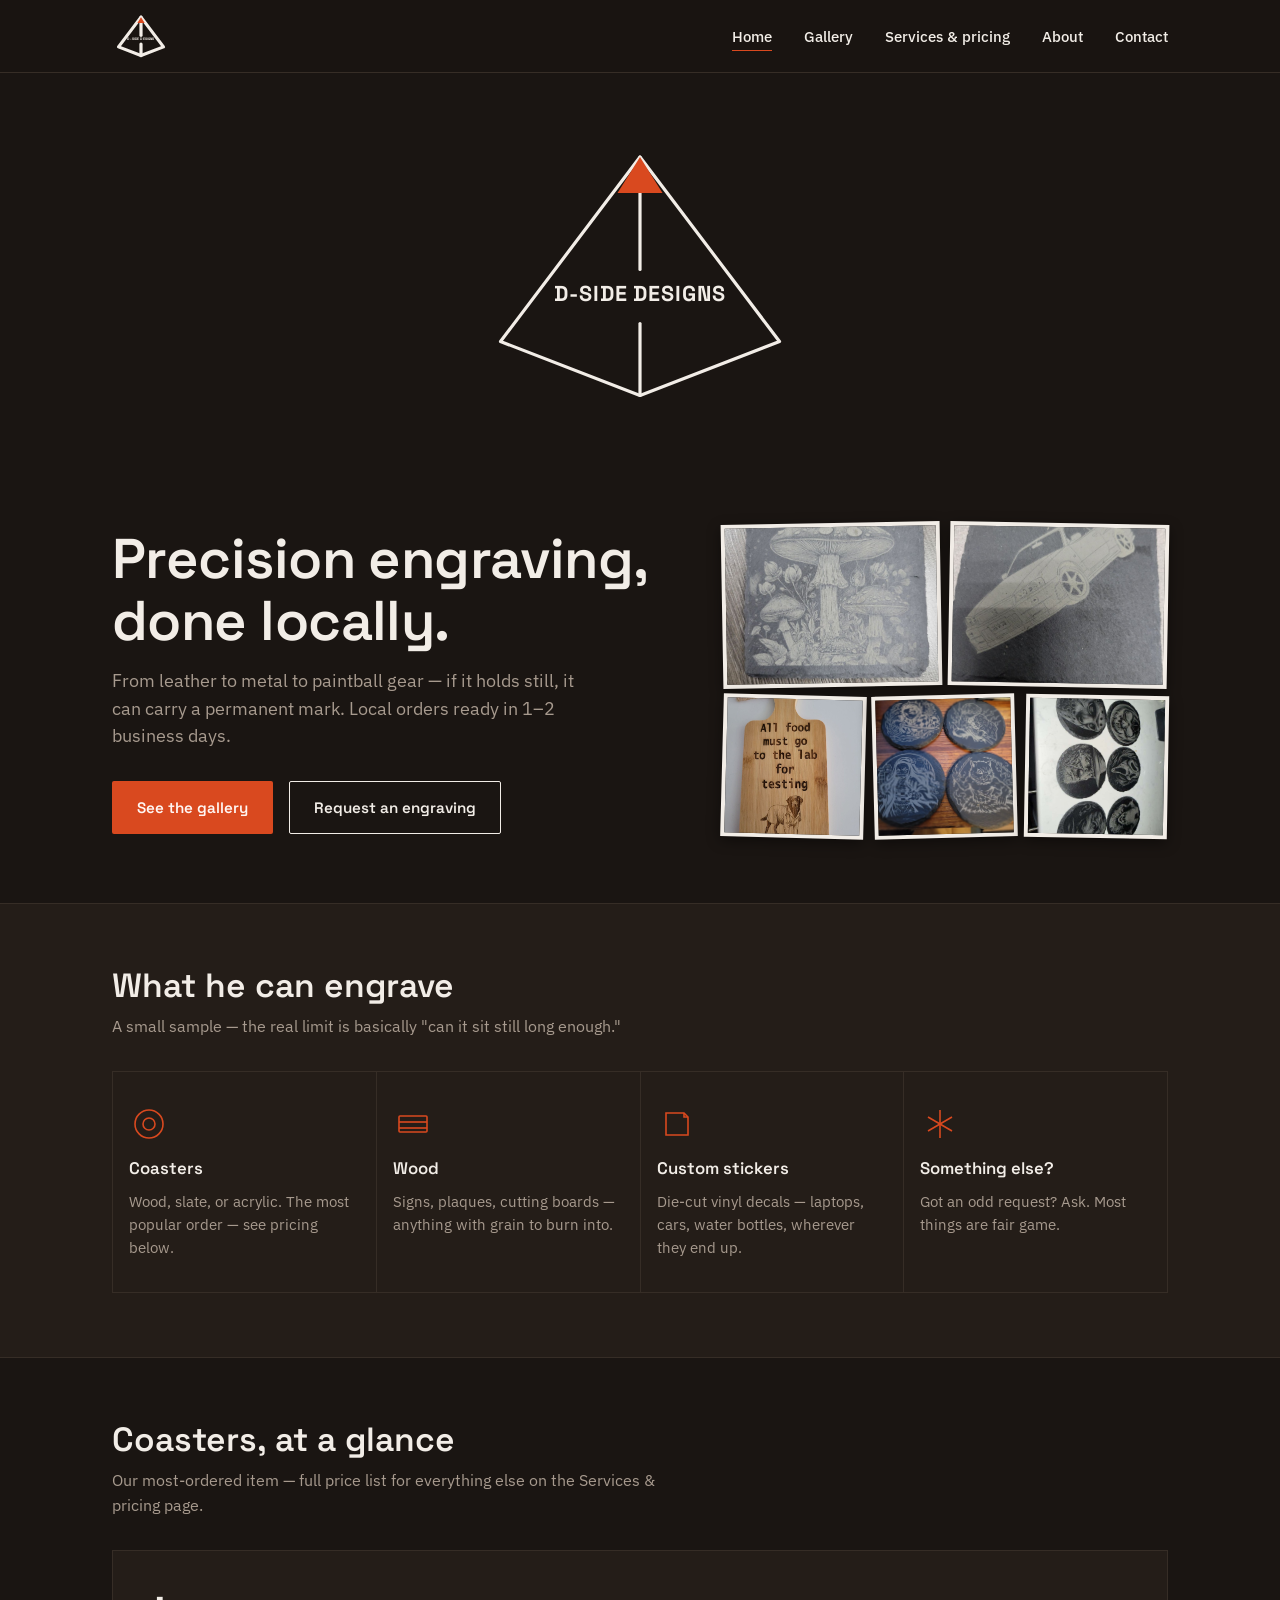
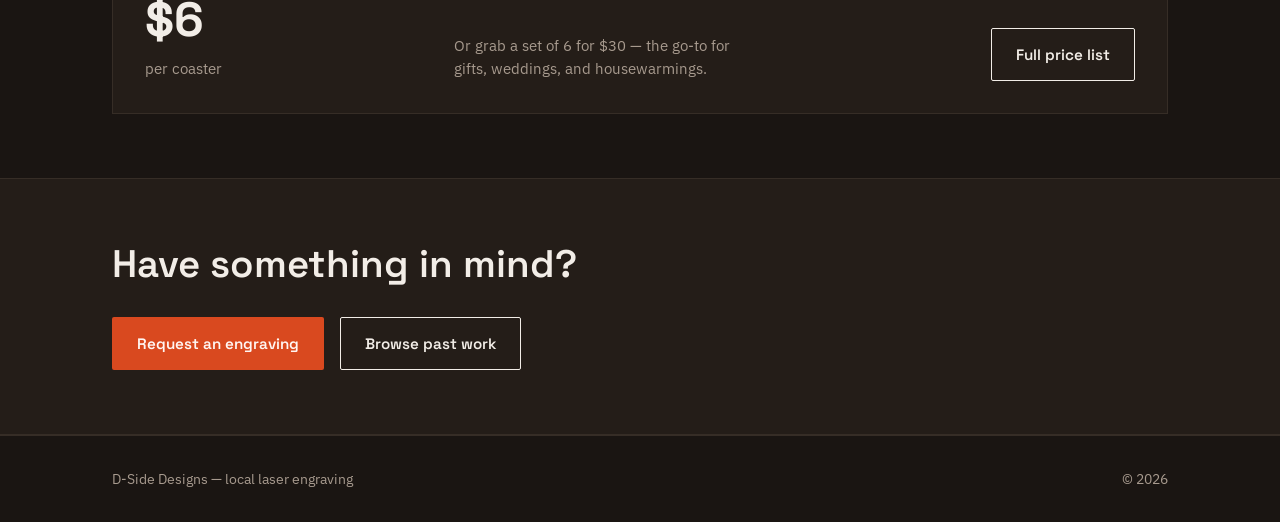
<file: index.html>
<!DOCTYPE html>
<html lang="en">
<head>
<meta charset="UTF-8">
<meta name="viewport" content="width=device-width, initial-scale=1.0">
<title>D-Side Designs — Local laser engraving</title>
<meta name="description" content="Custom laser engraving on coasters, wood, and gear. Done locally, fast.">
<link rel="preconnect" href="https://fonts.googleapis.com">
<link rel="preconnect" href="https://fonts.gstatic.com" crossorigin>
<link href="https://fonts.googleapis.com/css2?family=IBM+Plex+Sans:wght@400;500;600&family=Space+Grotesk:wght@500;600;700&display=swap" rel="stylesheet">
<link rel="stylesheet" href="styles.css">
</head>
<body>

<header class="site-header">
  <div class="wrap">
    <a href="index.html" class="nav-logo-link" aria-label="D-Side Designs, home">
      <svg class="logo-svg-mark nav-logo" viewBox="0 0 400 340" xmlns="http://www.w3.org/2000/svg" role="img" aria-hidden="true">
        <g class="logo-reveal-outline">
          <rect x="0" y="0" width="400" height="340" fill="none" stroke="none"/>
          <path class="logo-diamond-line" d="M200,40 L355,245 L200,305 L45,245 Z"/>
          <path class="logo-ridge-line" d="M200,40 L200,165"/>
          <path class="logo-ridge-line" d="M200,225 L200,305"/>
        </g>
        <rect class="logo-beam logo-beam-1" x="0" y="20" width="5" height="300"/>
        <g class="logo-reveal-text">
          <rect x="0" y="0" width="400" height="340" fill="none" stroke="none"/>
          <path class="logo-svg-fill-accent" d="M200,40 L225,80 L175,80 Z"/>
          <text class="logo-svg-text" x="200" y="200" text-anchor="middle">D-SIDE DESIGNS</text>
        </g>
        <rect class="logo-beam logo-beam-2" x="0" y="20" width="5" height="300"/>
      </svg>
    </a>
    <button class="nav-toggle" id="navToggle" aria-label="Open menu" aria-expanded="false" aria-controls="navLinks">
      <span></span><span></span><span></span>
    </button>
    <ul class="nav-links" id="navLinks">
      <li><a href="index.html" aria-current="page">Home</a></li>
      <li><a href="gallery.html">Gallery</a></li>
      <li><a href="services.html">Services &amp; pricing</a></li>
      <li><a href="about.html">About</a></li>
      <li><a href="contact.html">Contact</a></li>
    </ul>
  </div>
</header>

<main>

  <section class="hero">
    <div class="wrap">
      <svg class="logo-svg-mark hero-logo" viewBox="0 0 400 340" xmlns="http://www.w3.org/2000/svg" role="img" aria-hidden="true">
        <g class="logo-reveal-outline">
          <rect x="0" y="0" width="400" height="340" fill="none" stroke="none"/>
          <path class="logo-diamond-line" d="M200,40 L355,245 L200,305 L45,245 Z"/>
          <path class="logo-ridge-line" d="M200,40 L200,165"/>
          <path class="logo-ridge-line" d="M200,225 L200,305"/>
        </g>
        <rect class="logo-beam logo-beam-1" x="0" y="20" width="5" height="300"/>
        <g class="logo-reveal-text">
          <rect x="0" y="0" width="400" height="340" fill="none" stroke="none"/>
          <path class="logo-svg-fill-accent" d="M200,40 L225,80 L175,80 Z"/>
          <text class="logo-svg-text" x="200" y="200" text-anchor="middle">D-SIDE DESIGNS</text>
        </g>
        <rect class="logo-beam logo-beam-2" x="0" y="20" width="5" height="300"/>
      </svg>
      <div>
        <h1>Precision engraving, done locally.</h1>
        <p class="lede">From leather to metal to paintball gear — if it holds still, it can carry a permanent mark. Local orders ready in 1–2 business days.</p>
        <div class="actions">
          <a href="gallery.html" class="btn btn-primary">See the gallery</a>
          <a href="contact.html" class="btn btn-secondary">Request an engraving</a>
        </div>
      </div>
      <div class="hero-collage">
        <img class="collage-1" src="coasters-slate-mushroom.jpg" alt="Slate coaster engraved with a detailed mushroom and botanical illustration">
        <img class="collage-2" src="coasters-slate-car.jpg" alt="Slate coaster engraved with a classic sports car">
        <img class="collage-3" src="sign-wood-dog.jpg" alt="Wood sign engraved with a dog in a lab coat and a joke about food safety testing">
        <img class="collage-4" src="coasters-slate-anime.jpg" alt="Four round slate coasters engraved with anime character illustrations">
        <img class="collage-5" src="coasters-slate.jpg" alt="Round slate coasters with detailed portrait engravings">
      </div>
    </div>
  </section>

  <section class="section section-alt">
    <div class="wrap">
      <div class="section-head">
        <h2>What he can engrave</h2>
        <p>A small sample — the real limit is basically "can it sit still long enough."</p>
      </div>
      <div class="materials-grid">
        <a href="gallery.html" class="material-card">
          <svg viewBox="0 0 40 40"><circle cx="20" cy="20" r="14"/><circle cx="20" cy="20" r="6"/></svg>
          <h3>Coasters</h3>
          <p>Wood, slate, or acrylic. The most popular order — see pricing below.</p>
        </a>
        <a href="gallery.html" class="material-card">
          <svg viewBox="0 0 40 40"><rect x="6" y="12" width="28" height="16" rx="1"/><line x1="6" y1="18" x2="34" y2="18"/><line x1="6" y1="24" x2="34" y2="24"/></svg>
          <h3>Wood</h3>
          <p>Signs, plaques, cutting boards — anything with grain to burn into.</p>
        </a>
        <a href="gallery.html" class="material-card">
          <svg viewBox="0 0 40 40"><path d="M9 9h18l4 4v18H9V9z"/><path d="M27 9v4h4"/></svg>
          <h3>Custom stickers</h3>
          <p>Die-cut vinyl decals — laptops, cars, water bottles, wherever they end up.</p>
        </a>
        <a href="gallery.html" class="material-card">
          <svg viewBox="0 0 40 40"><line x1="20" y1="6" x2="20" y2="34"/><line x1="8" y1="13" x2="32" y2="27"/><line x1="8" y1="27" x2="32" y2="13"/></svg>
          <h3>Something else?</h3>
          <p>Got an odd request? Ask. Most things are fair game.</p>
        </a>
      </div>
    </div>
  </section>

  <section class="section">
    <div class="wrap">
      <div class="section-head">
        <h2>Coasters, at a glance</h2>
        <p>Our most-ordered item — full price list for everything else on the Services &amp; pricing page.</p>
      </div>
      <div class="pricing-teaser">
        <div class="price-figure">
          <div class="amount">$6</div>
          <div class="unit">per coaster</div>
        </div>
        <p class="price-note">Or grab a set of 6 for $30 — the go-to for gifts, weddings, and housewarmings.</p>
        <a href="services.html" class="btn btn-secondary">Full price list</a>
      </div>
    </div>
  </section>

  <section class="cta-band section-alt">
    <div class="wrap">
      <h2>Have something in mind?</h2>
      <div class="actions">
        <a href="contact.html" class="btn btn-primary">Request an engraving</a>
        <a href="gallery.html" class="btn btn-secondary">Browse past work</a>
      </div>
    </div>
  </section>

</main>

<footer class="site-footer">
  <div class="wrap">
    <span>D-Side Designs — local laser engraving</span>
    <span>&copy; 2026</span>
  </div>
</footer>

<script src="script.js"></script>
</body>
</html>
</file>
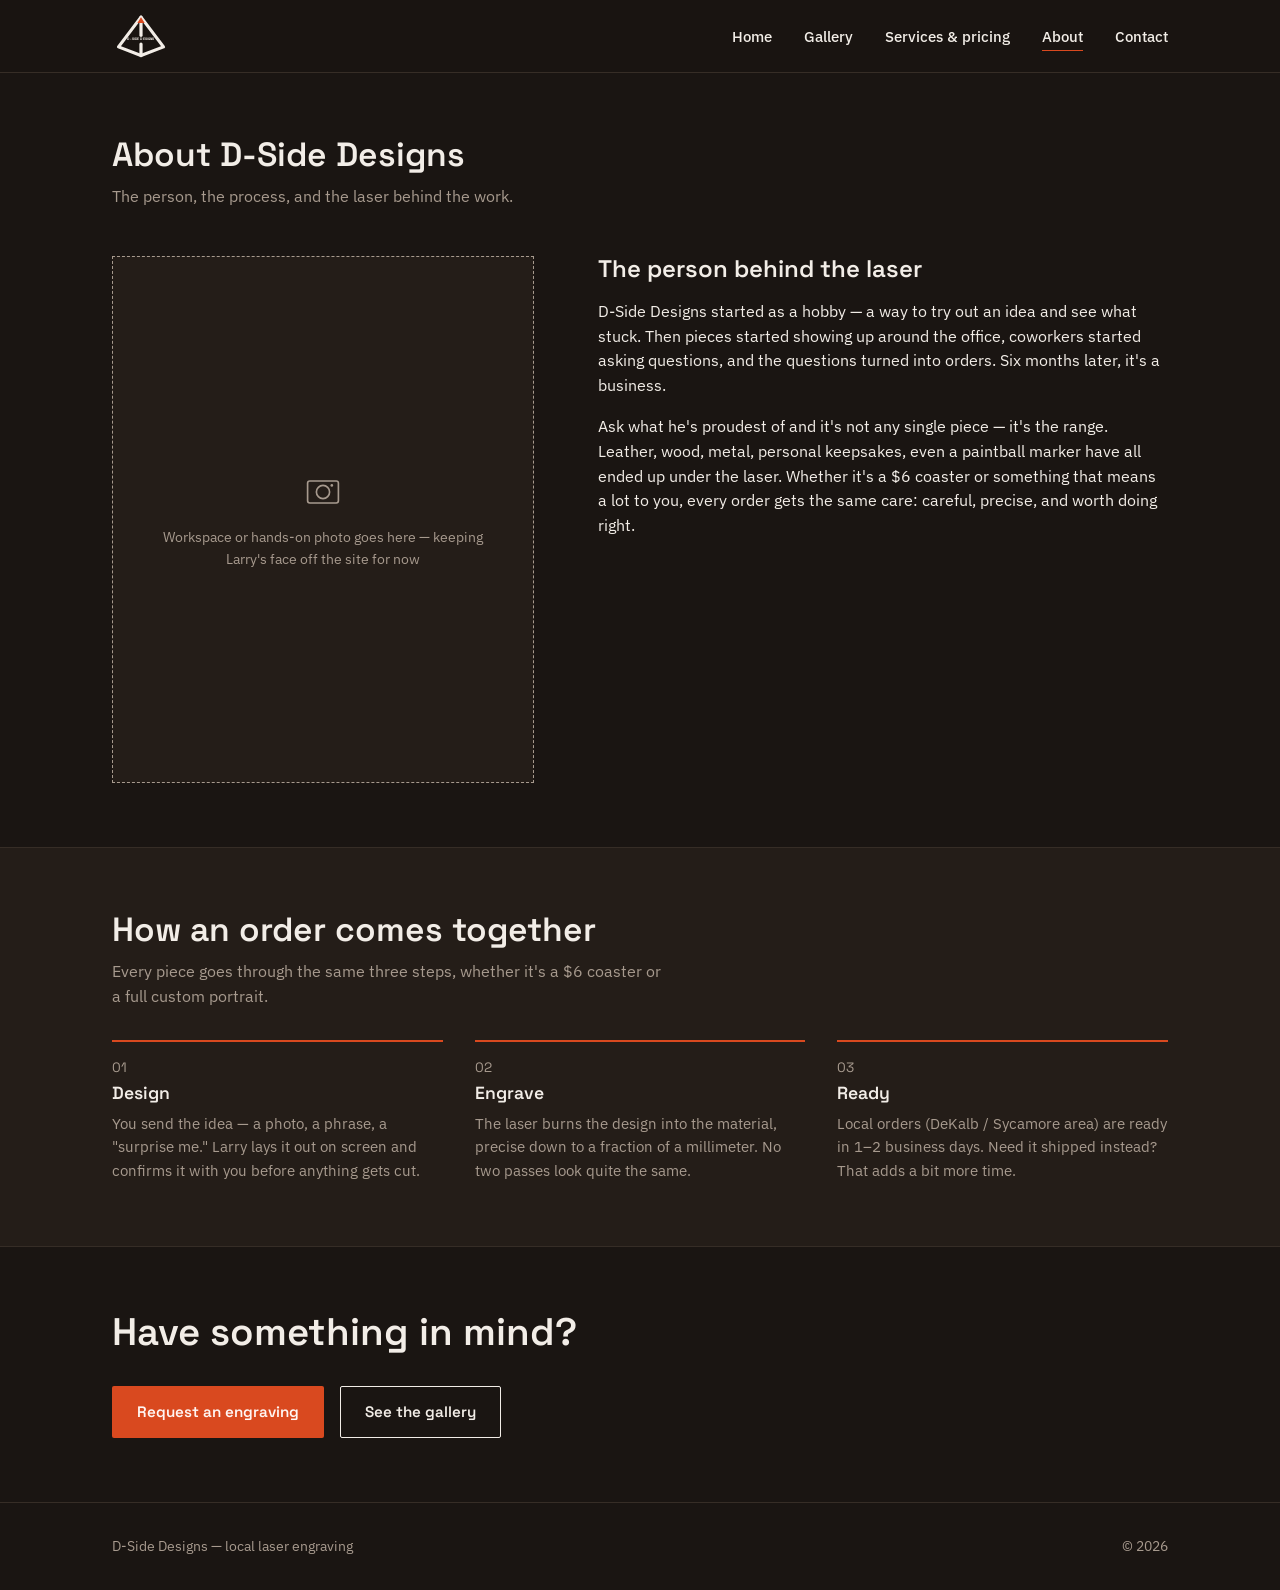
<file: about.html>
<!DOCTYPE html>
<html lang="en">
<head>
<meta charset="UTF-8">
<meta name="viewport" content="width=device-width, initial-scale=1.0">
<title>About — D-Side Designs</title>
<meta name="description" content="The person, the process, and the laser behind D-Side Designs.">
<link rel="preconnect" href="https://fonts.googleapis.com">
<link rel="preconnect" href="https://fonts.gstatic.com" crossorigin>
<link href="https://fonts.googleapis.com/css2?family=IBM+Plex+Sans:wght@400;500;600&family=Space+Grotesk:wght@500;600;700&display=swap" rel="stylesheet">
<link rel="stylesheet" href="styles.css">
</head>
<body>

<header class="site-header">
  <div class="wrap">
    <a href="index.html" class="nav-logo-link" aria-label="D-Side Designs, home">
      <svg class="logo-svg-mark nav-logo" viewBox="0 0 400 340" xmlns="http://www.w3.org/2000/svg" role="img" aria-hidden="true">
        <g class="logo-reveal-outline">
          <rect x="0" y="0" width="400" height="340" fill="none" stroke="none"/>
          <path class="logo-diamond-line" d="M200,40 L355,245 L200,305 L45,245 Z"/>
          <path class="logo-ridge-line" d="M200,40 L200,165"/>
          <path class="logo-ridge-line" d="M200,225 L200,305"/>
        </g>
        <rect class="logo-beam logo-beam-1" x="0" y="20" width="5" height="300"/>
        <g class="logo-reveal-text">
          <rect x="0" y="0" width="400" height="340" fill="none" stroke="none"/>
          <path class="logo-svg-fill-accent" d="M200,40 L225,80 L175,80 Z"/>
          <text class="logo-svg-text" x="200" y="200" text-anchor="middle">D-SIDE DESIGNS</text>
        </g>
        <rect class="logo-beam logo-beam-2" x="0" y="20" width="5" height="300"/>
      </svg>
    </a>
    <button class="nav-toggle" id="navToggle" aria-label="Open menu" aria-expanded="false" aria-controls="navLinks">
      <span></span><span></span><span></span>
    </button>
    <ul class="nav-links" id="navLinks">
      <li><a href="index.html">Home</a></li>
      <li><a href="gallery.html">Gallery</a></li>
      <li><a href="services.html">Services &amp; pricing</a></li>
      <li><a href="about.html" aria-current="page">About</a></li>
      <li><a href="contact.html">Contact</a></li>
    </ul>
  </div>
</header>

<main>

  <section class="section page-intro">
    <div class="wrap">
      <div class="section-head">
        <h1>About D-Side Designs</h1>
        <p>The person, the process, and the laser behind the work.</p>
      </div>
    </div>
  </section>

  <section class="section" style="padding-top:0">
    <div class="wrap about-grid">
      <div class="placeholder-block">
        <svg viewBox="0 0 40 40"><rect x="6" y="10" width="28" height="20" rx="2"/><circle cx="20" cy="20" r="6"/><circle cx="28" cy="14" r="1.2" fill="currentColor" stroke="none"/></svg>
        <p>Workspace or hands-on photo goes here — keeping Larry's face off the site for now</p>
      </div>
      <div class="about-text">
        <h2>The person behind the laser</h2>
        <p>D-Side Designs started as a hobby — a way to try out an idea and see what stuck. Then pieces started showing up around the office, coworkers started asking questions, and the questions turned into orders. Six months later, it's a business.</p>
        <p>Ask what he's proudest of and it's not any single piece — it's the range. Leather, wood, metal, personal keepsakes, even a paintball marker have all ended up under the laser. Whether it's a $6 coaster or something that means a lot to you, every order gets the same care: careful, precise, and worth doing right.</p>
      </div>
    </div>
  </section>

  <section class="section section-alt">
    <div class="wrap">
      <div class="section-head">
        <h2>How an order comes together</h2>
        <p>Every piece goes through the same three steps, whether it's a $6 coaster or a full custom portrait.</p>
      </div>
      <div class="process-steps">
        <div class="process-step">
          <div class="step-num">01</div>
          <h3>Design</h3>
          <p>You send the idea — a photo, a phrase, a "surprise me." Larry lays it out on screen and confirms it with you before anything gets cut.</p>
        </div>
        <div class="process-step">
          <div class="step-num">02</div>
          <h3>Engrave</h3>
          <p>The laser burns the design into the material, precise down to a fraction of a millimeter. No two passes look quite the same.</p>
        </div>
        <div class="process-step">
          <div class="step-num">03</div>
          <h3>Ready</h3>
          <p>Local orders (DeKalb / Sycamore area) are ready in 1–2 business days. Need it shipped instead? That adds a bit more time.</p>
        </div>
      </div>
    </div>
  </section>

  <section class="cta-band">
    <div class="wrap">
      <h2>Have something in mind?</h2>
      <div class="actions">
        <a href="contact.html" class="btn btn-primary">Request an engraving</a>
        <a href="gallery.html" class="btn btn-secondary">See the gallery</a>
      </div>
    </div>
  </section>

</main>

<footer class="site-footer">
  <div class="wrap">
    <span>D-Side Designs — local laser engraving</span>
    <span>&copy; 2026</span>
  </div>
</footer>

<script src="script.js"></script>
</body>
</html>
</file>
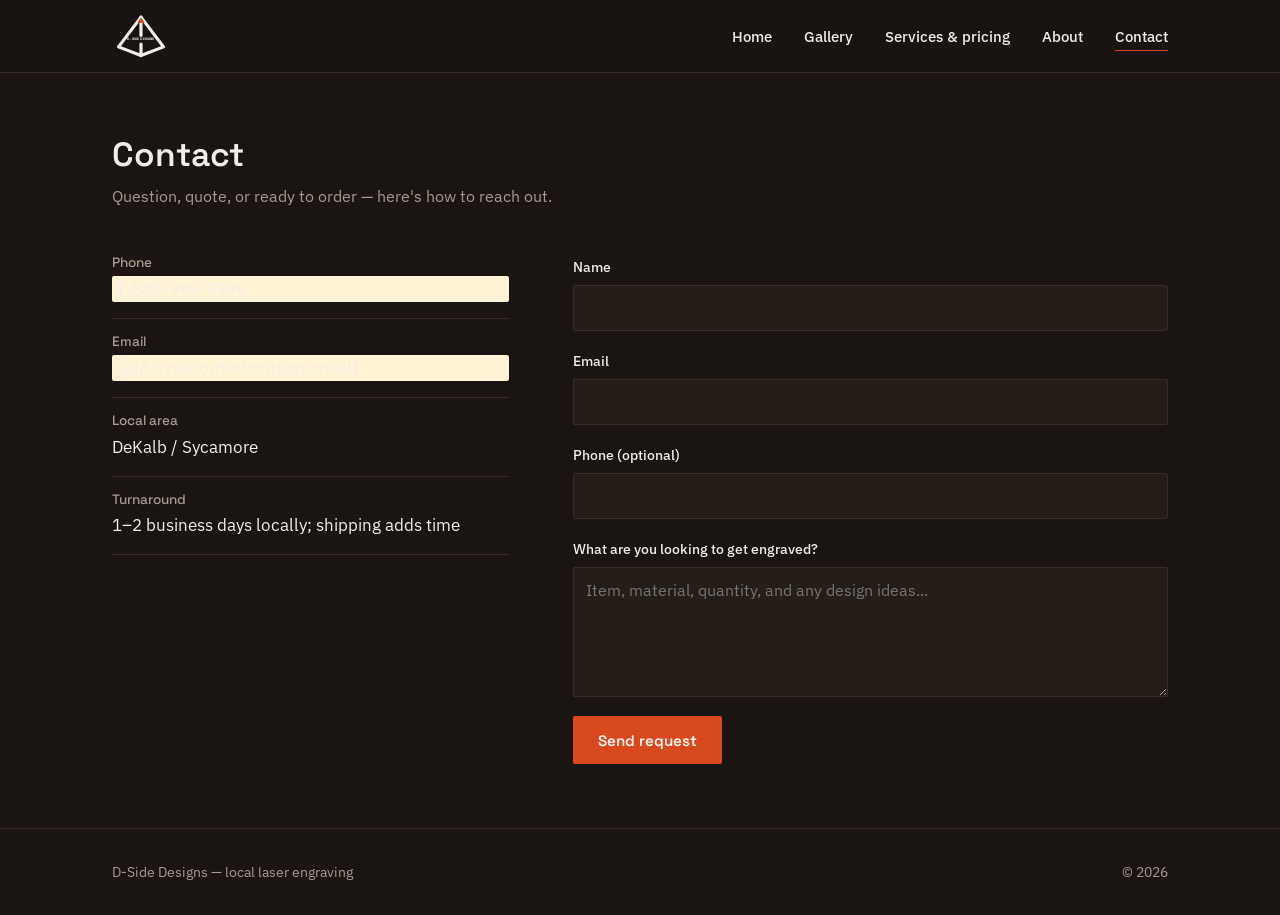
<file: contact.html>
<!DOCTYPE html>
<html lang="en">
<head>
<meta charset="UTF-8">
<meta name="viewport" content="width=device-width, initial-scale=1.0">
<title>Contact — D-Side Designs</title>
<meta name="description" content="Get in touch with D-Side Designs for a quote or to place an order.">
<link rel="preconnect" href="https://fonts.googleapis.com">
<link rel="preconnect" href="https://fonts.gstatic.com" crossorigin>
<link href="https://fonts.googleapis.com/css2?family=IBM+Plex+Sans:wght@400;500;600&family=Space+Grotesk:wght@500;600;700&display=swap" rel="stylesheet">
<link rel="stylesheet" href="styles.css">
</head>
<body>

<header class="site-header">
  <div class="wrap">
    <a href="index.html" class="nav-logo-link" aria-label="D-Side Designs, home">
      <svg class="logo-svg-mark nav-logo" viewBox="0 0 400 340" xmlns="http://www.w3.org/2000/svg" role="img" aria-hidden="true">
        <g class="logo-reveal-outline">
          <rect x="0" y="0" width="400" height="340" fill="none" stroke="none"/>
          <path class="logo-diamond-line" d="M200,40 L355,245 L200,305 L45,245 Z"/>
          <path class="logo-ridge-line" d="M200,40 L200,165"/>
          <path class="logo-ridge-line" d="M200,225 L200,305"/>
        </g>
        <rect class="logo-beam logo-beam-1" x="0" y="20" width="5" height="300"/>
        <g class="logo-reveal-text">
          <rect x="0" y="0" width="400" height="340" fill="none" stroke="none"/>
          <path class="logo-svg-fill-accent" d="M200,40 L225,80 L175,80 Z"/>
          <text class="logo-svg-text" x="200" y="200" text-anchor="middle">D-SIDE DESIGNS</text>
        </g>
        <rect class="logo-beam logo-beam-2" x="0" y="20" width="5" height="300"/>
      </svg>
    </a>
    <button class="nav-toggle" id="navToggle" aria-label="Open menu" aria-expanded="false" aria-controls="navLinks">
      <span></span><span></span><span></span>
    </button>
    <ul class="nav-links" id="navLinks">
      <li><a href="index.html">Home</a></li>
      <li><a href="gallery.html">Gallery</a></li>
      <li><a href="services.html">Services &amp; pricing</a></li>
      <li><a href="about.html">About</a></li>
      <li><a href="contact.html" aria-current="page">Contact</a></li>
    </ul>
  </div>
</header>

<main>

  <section class="section page-intro">
    <div class="wrap">
      <div class="section-head">
        <h1>Contact</h1>
        <p>Question, quote, or ready to order — here's how to reach out.</p>
      </div>
    </div>
  </section>

  <section class="section" style="padding-top:0">
    <div class="wrap contact-grid">

      <div class="contact-info">
        <div class="info-row">
          <h3>Phone</h3>
          <p class="todo">1-888-999-9999</p>
        </div>
        <div class="info-row">
          <h3>Email</h3>
          <p class="todo">[add a real order/contact email]</p>
        </div>
        <div class="info-row">
          <h3>Local area</h3>
          <p>DeKalb / Sycamore</p>
        </div>
        <div class="info-row">
          <h3>Turnaround</h3>
          <p>1–2 business days locally; shipping adds time</p>
        </div>
      </div>

      <div>
        <form class="order-form" action="https://formspree.io/f/xzebkgbl" method="POST">
          <div class="form-field">
            <label for="name">Name</label>
            <input type="text" id="name" name="name" required>
          </div>
          <div class="form-field">
            <label for="email">Email</label>
            <input type="email" id="email" name="email" required>
          </div>
          <div class="form-field">
            <label for="phone">Phone (optional)</label>
            <input type="tel" id="phone" name="phone">
          </div>
          <div class="form-field">
            <label for="details">What are you looking to get engraved?</label>
            <textarea id="details" name="details" required placeholder="Item, material, quantity, and any design ideas..."></textarea>
          </div>
          <button type="submit" class="btn btn-primary">Send request</button>
        </form>
      </div>

    </div>
  </section>

</main>

<footer class="site-footer">
  <div class="wrap">
    <span>D-Side Designs — local laser engraving</span>
    <span>&copy; 2026</span>
  </div>
</footer>

<script src="script.js"></script>
</body>
</html>
</file>
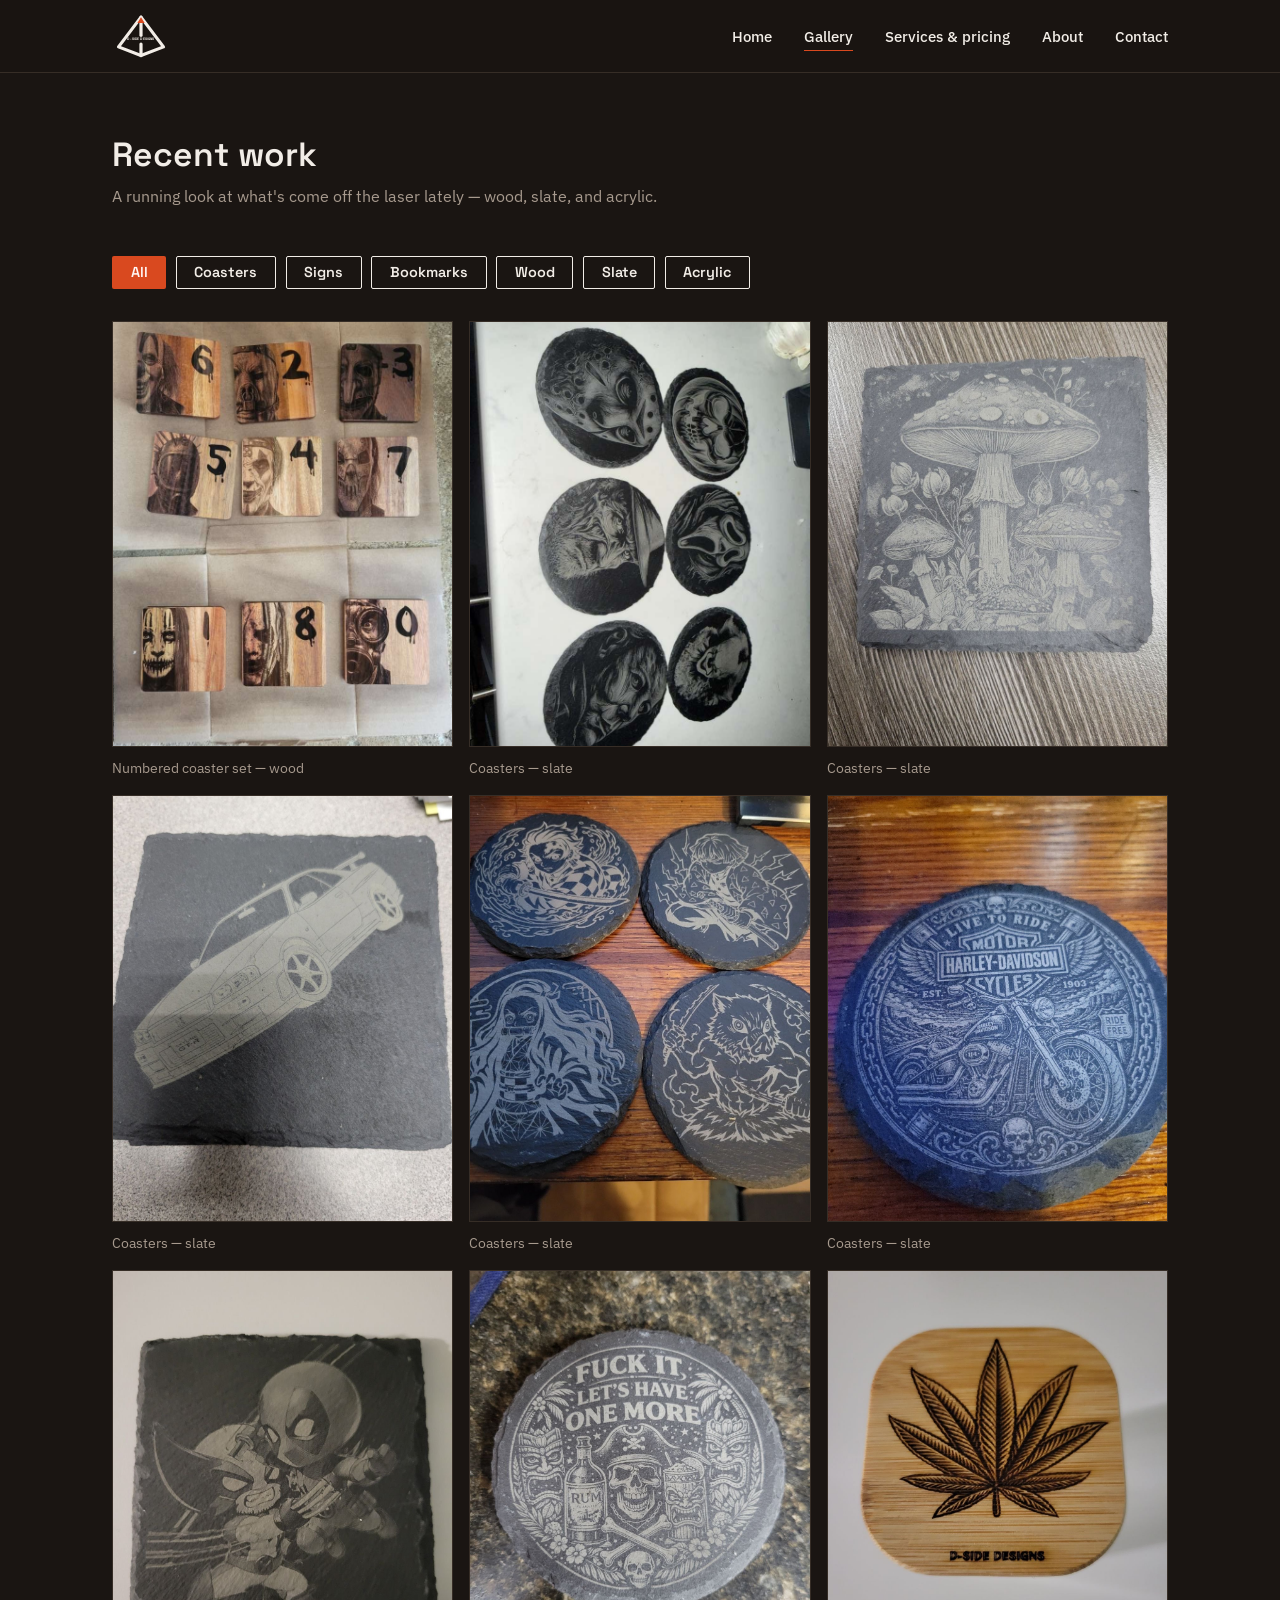
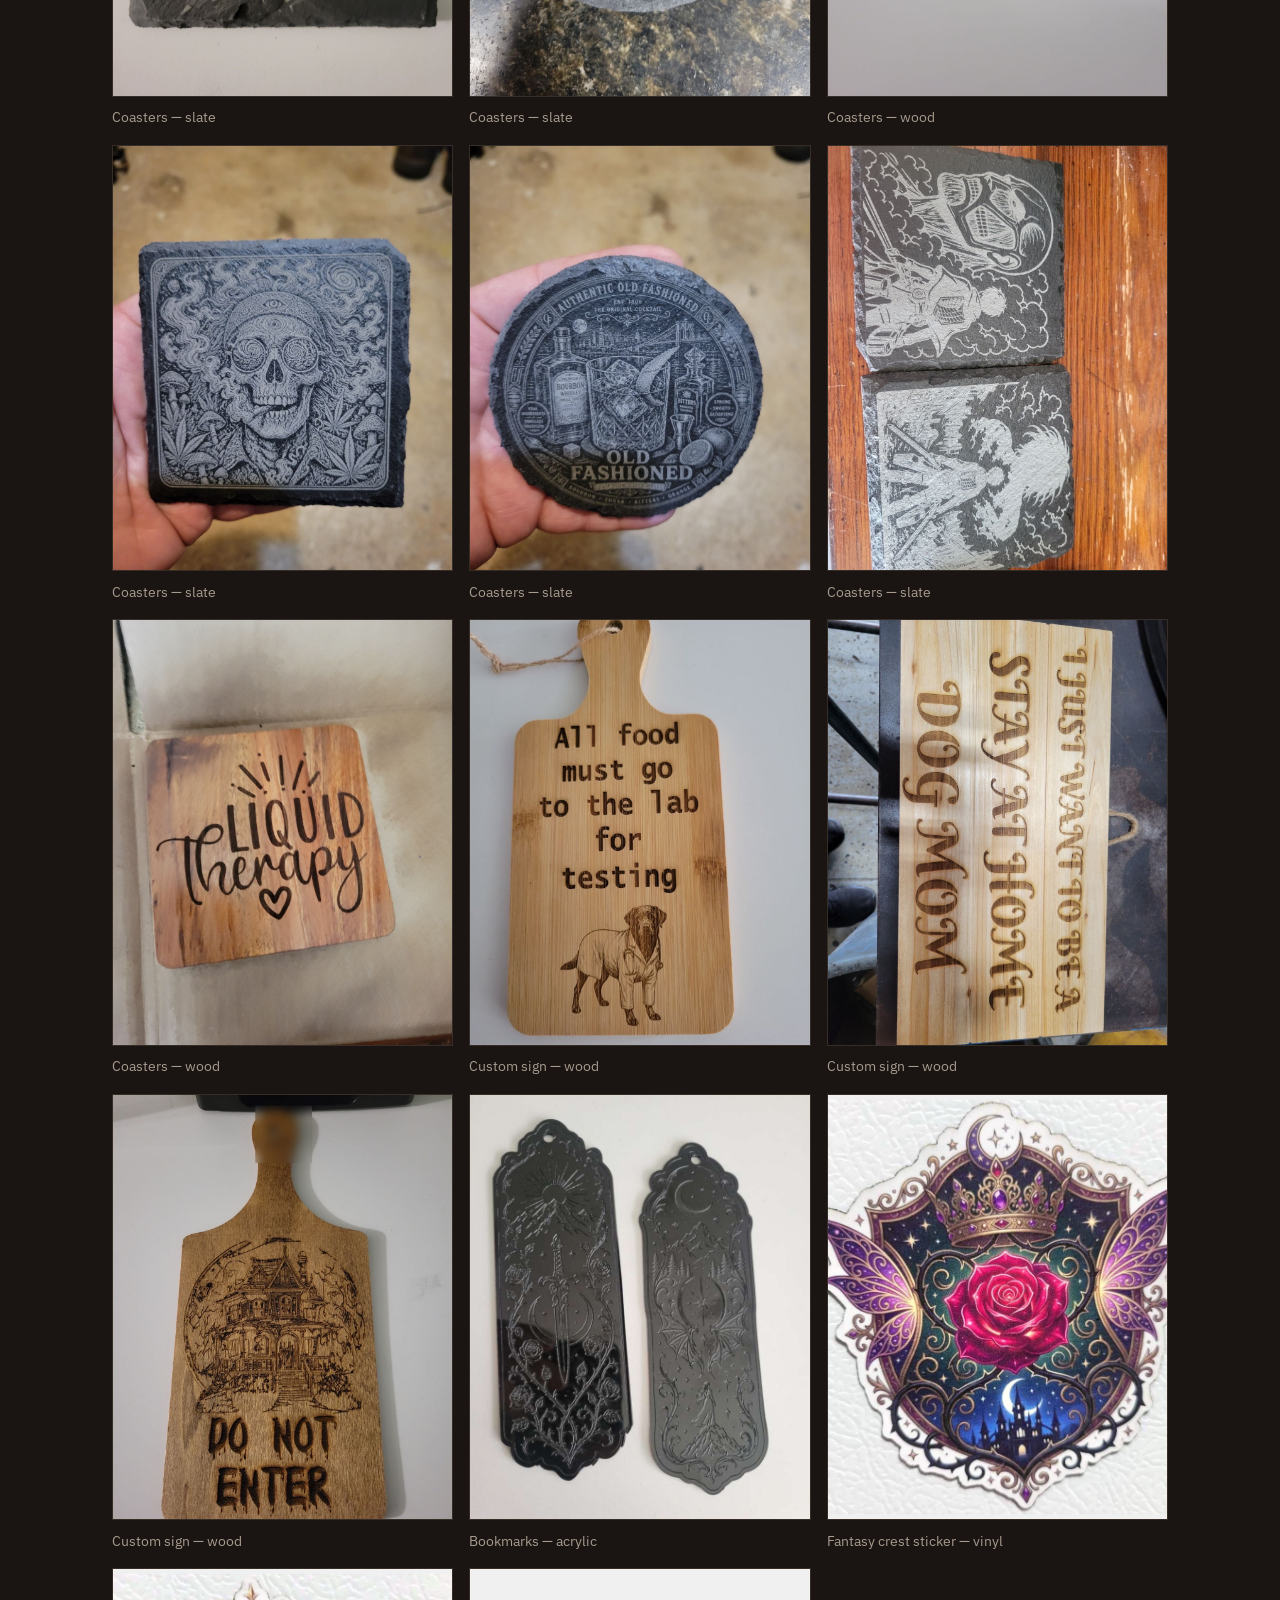
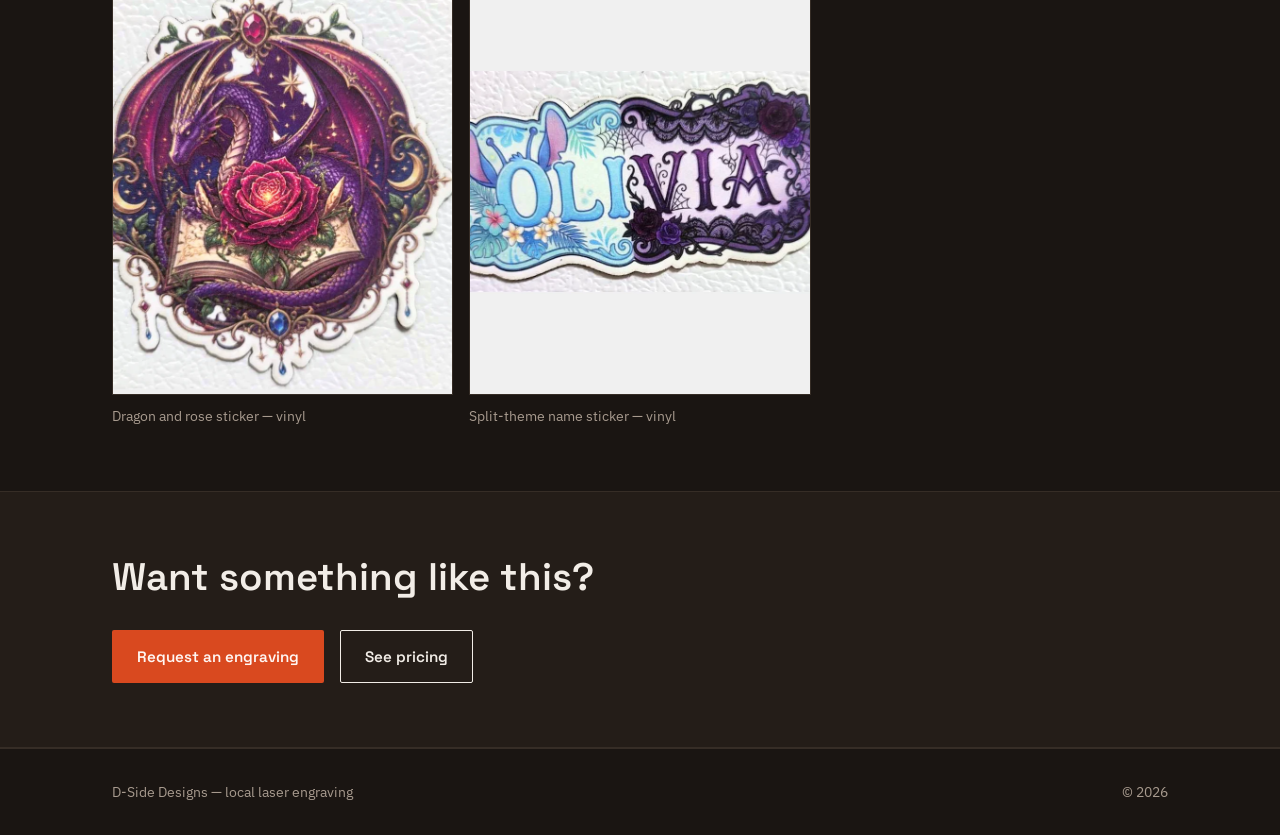
<file: gallery.html>
<!DOCTYPE html>
<html lang="en">
<head>
<meta charset="UTF-8">
<meta name="viewport" content="width=device-width, initial-scale=1.0">
<title>Gallery — D-Side Designs</title>
<meta name="description" content="Recent laser engraving work — coasters, signs, bookmarks, wood, slate, and acrylic.">
<link rel="preconnect" href="https://fonts.googleapis.com">
<link rel="preconnect" href="https://fonts.gstatic.com" crossorigin>
<link href="https://fonts.googleapis.com/css2?family=IBM+Plex+Sans:wght@400;500;600&family=Space+Grotesk:wght@500;600;700&display=swap" rel="stylesheet">
<link rel="stylesheet" href="styles.css">
<style>
  .gallery-filters{
    display:flex;
    flex-wrap:wrap;
    gap:.6rem;
    margin-bottom:2rem;
  }
  .gallery-filters .btn{
    padding:.5rem 1.1rem;
    font-size:.9rem;
    line-height:1;
    cursor:pointer;
  }
  .gallery-item[hidden]{
    display:none;
  }
</style>
</head>
<body>

<header class="site-header">
  <div class="wrap">
    <a href="index.html" class="nav-logo-link" aria-label="D-Side Designs, home">
      <svg class="logo-svg-mark nav-logo" viewBox="0 0 400 340" xmlns="http://www.w3.org/2000/svg" role="img" aria-hidden="true">
        <g class="logo-reveal-outline">
          <rect x="0" y="0" width="400" height="340" fill="none" stroke="none"/>
          <path class="logo-diamond-line" d="M200,40 L355,245 L200,305 L45,245 Z"/>
          <path class="logo-ridge-line" d="M200,40 L200,165"/>
          <path class="logo-ridge-line" d="M200,225 L200,305"/>
        </g>
        <rect class="logo-beam logo-beam-1" x="0" y="20" width="5" height="300"/>
        <g class="logo-reveal-text">
          <rect x="0" y="0" width="400" height="340" fill="none" stroke="none"/>
          <path class="logo-svg-fill-accent" d="M200,40 L225,80 L175,80 Z"/>
          <text class="logo-svg-text" x="200" y="200" text-anchor="middle">D-SIDE DESIGNS</text>
        </g>
        <rect class="logo-beam logo-beam-2" x="0" y="20" width="5" height="300"/>
      </svg>
    </a>
    <button class="nav-toggle" id="navToggle" aria-label="Open menu" aria-expanded="false" aria-controls="navLinks">
      <span></span><span></span><span></span>
    </button>
    <ul class="nav-links" id="navLinks">
      <li><a href="index.html">Home</a></li>
      <li><a href="gallery.html" aria-current="page">Gallery</a></li>
      <li><a href="services.html">Services &amp; pricing</a></li>
      <li><a href="about.html">About</a></li>
      <li><a href="contact.html">Contact</a></li>
    </ul>
  </div>
</header>

<main>

  <section class="section page-intro">
    <div class="wrap">
      <div class="section-head">
        <h1>Recent work</h1>
        <p>A running look at what's come off the laser lately — wood, slate, and acrylic.</p>
      </div>
    </div>
  </section>

  <section class="section" style="padding-top:0">
    <div class="wrap">

      <div class="gallery-filters" role="group" aria-label="Filter gallery by category">
        <button type="button" class="btn btn-primary filter-btn" data-filter="all" aria-pressed="true">All</button>
        <button type="button" class="btn btn-secondary filter-btn" data-filter="coasters" aria-pressed="false">Coasters</button>
        <button type="button" class="btn btn-secondary filter-btn" data-filter="signs" aria-pressed="false">Signs</button>
        <button type="button" class="btn btn-secondary filter-btn" data-filter="bookmarks" aria-pressed="false">Bookmarks</button>
        <button type="button" class="btn btn-secondary filter-btn" data-filter="wood" aria-pressed="false">Wood</button>
        <button type="button" class="btn btn-secondary filter-btn" data-filter="slate" aria-pressed="false">Slate</button>
        <button type="button" class="btn btn-secondary filter-btn" data-filter="acrylic" aria-pressed="false">Acrylic</button>
      </div>

      <div class="gallery-grid">

        <figure class="gallery-item" data-category="coasters wood">
          <img src="coasters-wood.jpg" alt="Set of nine wood coasters, each engraved with a different stylized portrait and a number">
          <figcaption>Numbered coaster set — wood</figcaption>
        </figure>

        <figure class="gallery-item" data-category="coasters slate">
          <img src="coasters-slate.jpg" alt="Six round slate coasters, each engraved with a detailed portrait design">
          <figcaption>Coasters — slate</figcaption>
        </figure>

        <figure class="gallery-item" data-category="coasters slate">
          <img src="coasters-slate-mushroom.jpg" alt="Slate coaster engraved with a detailed mushroom and botanical illustration">
          <figcaption>Coasters — slate</figcaption>
        </figure>

        <figure class="gallery-item" data-category="coasters slate">
          <img src="coasters-slate-car.jpg" alt="Slate coaster engraved with a classic sports car">
          <figcaption>Coasters — slate</figcaption>
        </figure>

        <figure class="gallery-item" data-category="coasters slate">
          <img src="coasters-slate-anime.jpg" alt="Four round slate coasters engraved with anime character illustrations">
          <figcaption>Coasters — slate</figcaption>
        </figure>

        <figure class="gallery-item" data-category="coasters slate">
          <img src="coasters-slate-harley.jpg" alt="Round slate coaster engraved with a vintage motorcycle, wings, and skull design">
          <figcaption>Coasters — slate</figcaption>
        </figure>

        <figure class="gallery-item" data-category="coasters slate">
          <img src="coasters-slate-deadpool.jpg" alt="Square slate coaster engraved with two chibi-style comic-book characters">
          <figcaption>Coasters — slate</figcaption>
        </figure>

        <figure class="gallery-item" data-category="coasters slate">
          <img src="coasters-slate-pirate.jpg" alt="Round slate coaster engraved with a pirate skull, rum bottle, and tiki design">
          <figcaption>Coasters — slate</figcaption>
        </figure>

        <figure class="gallery-item" data-category="coasters wood">
          <img src="coasters-wood-leaf.jpg" alt="Square bamboo coaster engraved with a large leaf illustration and the D-Side Designs logo">
          <figcaption>Coasters — wood</figcaption>
        </figure>

        <figure class="gallery-item" data-category="coasters slate">
          <img src="coasters-slate-psychedelic.jpg" alt="Square slate coaster engraved with a psychedelic skull and mushroom illustration">
          <figcaption>Coasters — slate</figcaption>
        </figure>

        <figure class="gallery-item" data-category="coasters slate">
          <img src="coasters-slate-oldfashioned.jpg" alt="Round slate coaster engraved with an Old Fashioned cocktail illustration">
          <figcaption>Coasters — slate</figcaption>
        </figure>

        <figure class="gallery-item" data-category="coasters slate">
          <img src="coasters-slate-scifi.jpg" alt="Pair of square slate coasters engraved with sci-fi bounty-hunter and starship designs">
          <figcaption>Coasters — slate</figcaption>
        </figure>

        <figure class="gallery-item" data-category="coasters wood">
          <img src="coasters-wood-therapy.jpg" alt="Square wood coaster hand-lettered with a lighthearted phrase and a heart">
          <figcaption>Coasters — wood</figcaption>
        </figure>

        <figure class="gallery-item" data-category="signs wood">
          <img src="sign-wood-dog.jpg" alt="Wood sign engraved with a dog in a lab coat and a joke about food safety testing">
          <figcaption>Custom sign — wood</figcaption>
        </figure>

        <figure class="gallery-item" data-category="signs wood">
          <img src="sign-wood-dogmom.jpg" alt="Three-panel wood sign with a stacked, playful message for dog owners">
          <figcaption>Custom sign — wood</figcaption>
        </figure>

        <figure class="gallery-item" data-category="signs wood">
          <img src="sign-wood-haunted.jpg" alt="Wood paddle sign engraved with a haunted house scene and a warning phrase">
          <figcaption>Custom sign — wood</figcaption>
        </figure>

        <figure class="gallery-item" data-category="bookmarks acrylic">
          <img src="bookmarks-acrylic.jpg" alt="Two dark acrylic bookmarks engraved with detailed fantasy line art">
          <figcaption>Bookmarks — acrylic</figcaption>
        </figure>
        
                <figure class="gallery-item" data-category="stickers vinyl">
          <img src="stickers-fairy-crest.webp" alt="Die-cut vinyl sticker of a crowned rose crest with fairy wings above a moonlit castle">
          <figcaption>Fantasy crest sticker — vinyl</figcaption>
        </figure>

        <figure class="gallery-item" data-category="stickers vinyl">
          <img src="stickers-dragon-rose.webp" alt="Die-cut vinyl sticker of a purple dragon coiled around a red rose on an open book">
          <figcaption>Dragon and rose sticker — vinyl</figcaption>
        </figure>

        <figure class="gallery-item" data-category="stickers vinyl">
          <img src="stickers-name-split.webp" alt="Die-cut vinyl name sticker split between a tropical design and a gothic floral design">
          <figcaption>Split-theme name sticker — vinyl</figcaption>
        </figure>

      </div>
    </div>
  </section>

  <section class="cta-band section-alt">
    <div class="wrap">
      <h2>Want something like this?</h2>
      <div class="actions">
        <a href="contact.html" class="btn btn-primary">Request an engraving</a>
        <a href="services.html" class="btn btn-secondary">See pricing</a>
      </div>
    </div>
  </section>

</main>

<footer class="site-footer">
  <div class="wrap">
    <span>D-Side Designs — local laser engraving</span>
    <span>&copy; 2026</span>
  </div>
</footer>

<script src="script.js"></script>
<script>
document.addEventListener('DOMContentLoaded', function () {
  var buttons = document.querySelectorAll('.gallery-filters .filter-btn');
  var items = document.querySelectorAll('.gallery-item');

  buttons.forEach(function (btn) {
    btn.addEventListener('click', function () {
      var filter = btn.getAttribute('data-filter');

      buttons.forEach(function (b) {
        var active = (b === btn);
        b.classList.toggle('btn-primary', active);
        b.classList.toggle('btn-secondary', !active);
        b.setAttribute('aria-pressed', active ? 'true' : 'false');
      });

      items.forEach(function (item) {
        var cats = (item.getAttribute('data-category') || '').split(' ');
        item.hidden = !(filter === 'all' || cats.indexOf(filter) !== -1);
      });
    });
  });
});
</script>
</body>
</html>
</file>
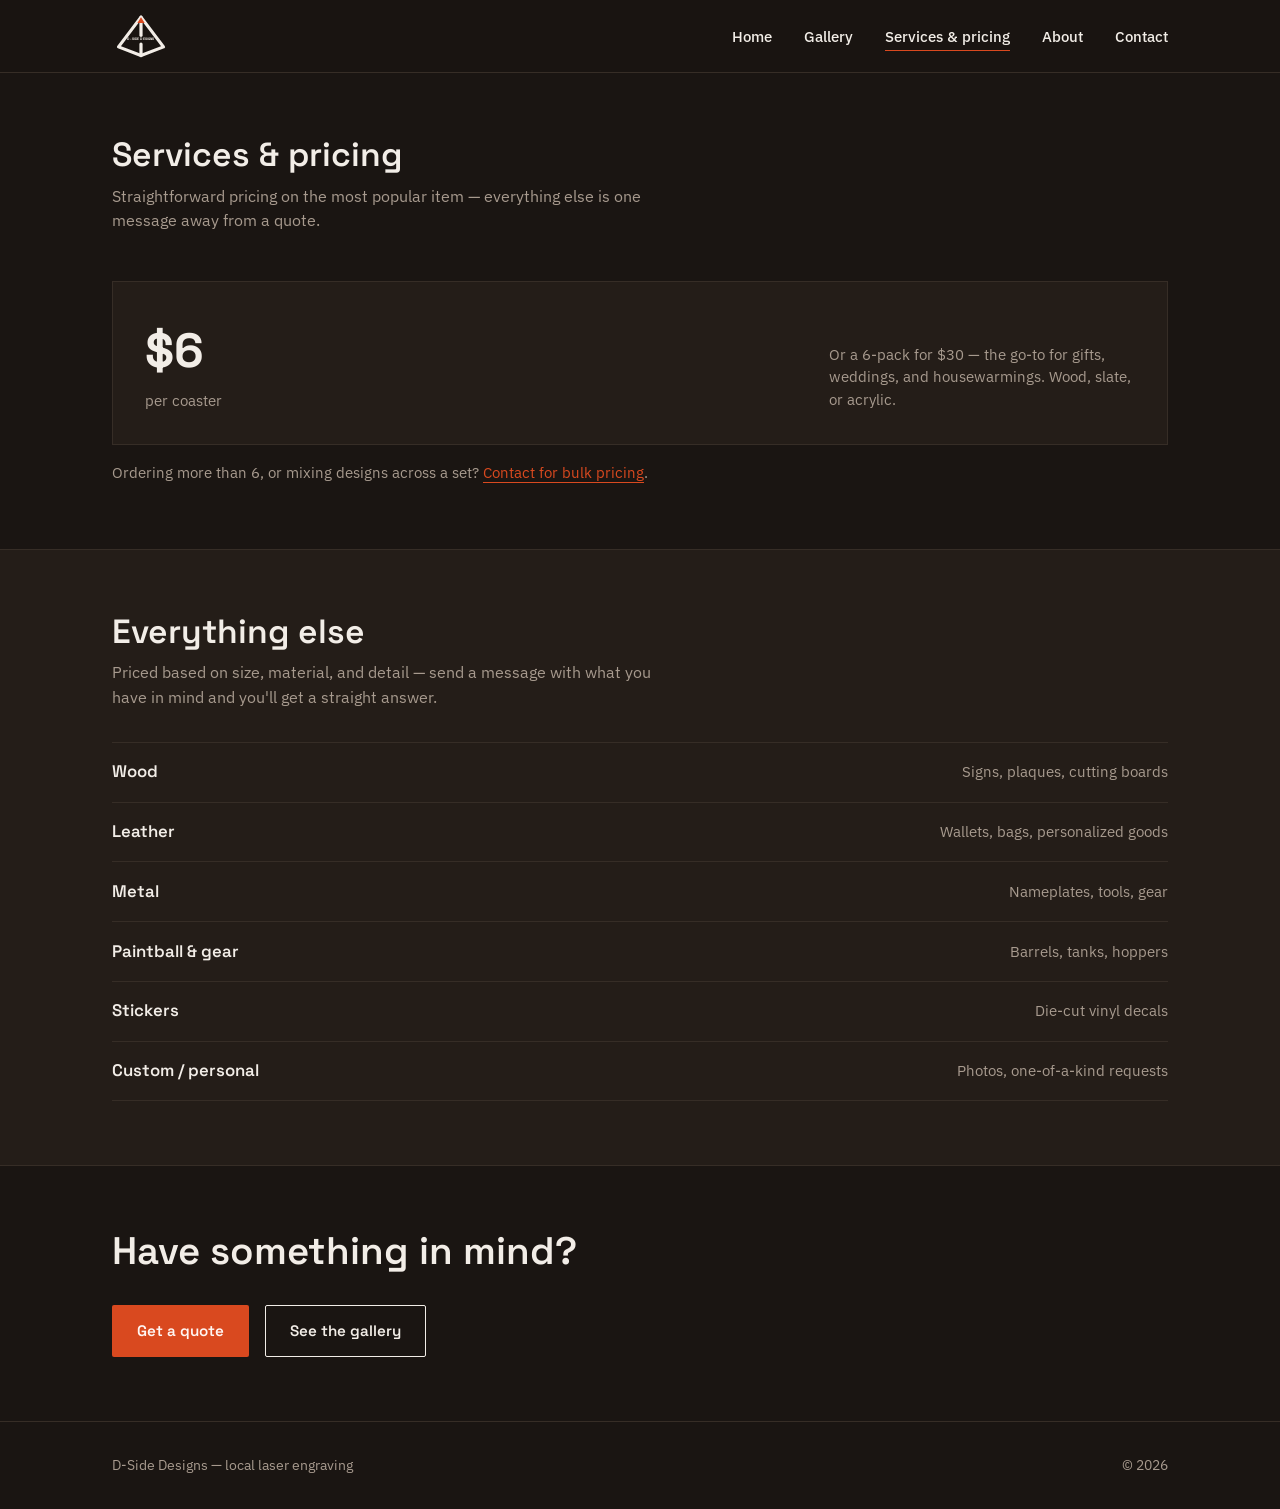
<file: services.html>
<!DOCTYPE html>
<html lang="en">
<head>
<meta charset="UTF-8">
<meta name="viewport" content="width=device-width, initial-scale=1.0">
<title>Services &amp; pricing — D-Side Designs</title>
<meta name="description" content="Coaster pricing and a quick guide to everything else Larry's Lasers can engrave.">
<link rel="preconnect" href="https://fonts.googleapis.com">
<link rel="preconnect" href="https://fonts.gstatic.com" crossorigin>
<link href="https://fonts.googleapis.com/css2?family=IBM+Plex+Sans:wght@400;500;600&family=Space+Grotesk:wght@500;600;700&display=swap" rel="stylesheet">
<link rel="stylesheet" href="styles.css">
</head>
<body>

<header class="site-header">
  <div class="wrap">
    <a href="index.html" class="nav-logo-link" aria-label="D-Side Designs, home">
      <svg class="logo-svg-mark nav-logo" viewBox="0 0 400 340" xmlns="http://www.w3.org/2000/svg" role="img" aria-hidden="true">
        <g class="logo-reveal-outline">
          <rect x="0" y="0" width="400" height="340" fill="none" stroke="none"/>
          <path class="logo-diamond-line" d="M200,40 L355,245 L200,305 L45,245 Z"/>
          <path class="logo-ridge-line" d="M200,40 L200,165"/>
          <path class="logo-ridge-line" d="M200,225 L200,305"/>
        </g>
        <rect class="logo-beam logo-beam-1" x="0" y="20" width="5" height="300"/>
        <g class="logo-reveal-text">
          <rect x="0" y="0" width="400" height="340" fill="none" stroke="none"/>
          <path class="logo-svg-fill-accent" d="M200,40 L225,80 L175,80 Z"/>
          <text class="logo-svg-text" x="200" y="200" text-anchor="middle">D-SIDE DESIGNS</text>
        </g>
        <rect class="logo-beam logo-beam-2" x="0" y="20" width="5" height="300"/>
      </svg>
    </a>
    <button class="nav-toggle" id="navToggle" aria-label="Open menu" aria-expanded="false" aria-controls="navLinks">
      <span></span><span></span><span></span>
    </button>
    <ul class="nav-links" id="navLinks">
      <li><a href="index.html">Home</a></li>
      <li><a href="gallery.html">Gallery</a></li>
      <li><a href="services.html" aria-current="page">Services &amp; pricing</a></li>
      <li><a href="about.html">About</a></li>
      <li><a href="contact.html">Contact</a></li>
    </ul>
  </div>
</header>

<main>

  <section class="section page-intro">
    <div class="wrap">
      <div class="section-head">
        <h1>Services &amp; pricing</h1>
        <p>Straightforward pricing on the most popular item — everything else is one message away from a quote.</p>
      </div>
    </div>
  </section>

  <section class="section" style="padding-top:0">
    <div class="wrap">
      <div class="pricing-teaser">
        <div class="price-figure">
          <div class="amount">$6</div>
          <div class="unit">per coaster</div>
        </div>
        <p class="price-note">Or a 6-pack for $30 — the go-to for gifts, weddings, and housewarmings. Wood, slate, or acrylic.</p>
      </div>
      <p class="bulk-note">Ordering more than 6, or mixing designs across a set? <a href="contact.html">Contact for bulk pricing</a>.</p>
    </div>
  </section>

  <section class="section section-alt">
    <div class="wrap">
      <div class="section-head">
        <h2>Everything else</h2>
        <p>Priced based on size, material, and detail — send a message with what you have in mind and you'll get a straight answer.</p>
      </div>
      <ul class="quote-list">
        <li class="quote-item">
          <h3>Wood</h3>
          <p>Signs, plaques, cutting boards</p>
        </li>
        <li class="quote-item">
          <h3>Leather</h3>
          <p>Wallets, bags, personalized goods</p>
        </li>
        <li class="quote-item">
          <h3>Metal</h3>
          <p>Nameplates, tools, gear</p>
        </li>
        <li class="quote-item">
          <h3>Paintball &amp; gear</h3>
          <p>Barrels, tanks, hoppers</p>
        </li>
        <li class="quote-item">
          <h3>Stickers</h3>
          <p>Die-cut vinyl decals</p>
        </li>
        <li class="quote-item">
          <h3>Custom / personal</h3>
          <p>Photos, one-of-a-kind requests</p>
        </li>
      </ul>
    </div>
  </section>

  <section class="cta-band">
    <div class="wrap">
      <h2>Have something in mind?</h2>
      <div class="actions">
        <a href="contact.html" class="btn btn-primary">Get a quote</a>
        <a href="gallery.html" class="btn btn-secondary">See the gallery</a>
      </div>
    </div>
  </section>

</main>

<footer class="site-footer">
  <div class="wrap">
    <span>D-Side Designs — local laser engraving</span>
    <span>&copy; 2026</span>
  </div>
</footer>

<script src="script.js"></script>
</body>
</html>
</file>
<file: styles.css>
/* ==========================================================================
   Larry's Lasers — Design tokens
   ========================================================================== */

:root {
  /* Color: dark "charred" surface, warm light ink, one ember accent */
  --color-surface: #1A1512;
  --color-surface-alt: #241D18;
  --color-ink: #F2EDE7;
  --color-ink-muted: #A79A8E;
  --color-accent: #D9491F;
  --color-accent-ink: #FFF6F3;
  --color-line: #362D26;

  --font-display: 'Space Grotesk', 'Segoe UI', sans-serif;
  --font-body: 'IBM Plex Sans', 'Segoe UI', sans-serif;

  --max-width: 1120px;
  --space-xs: 0.5rem;
  --space-sm: 1rem;
  --space-md: 2rem;
  --space-lg: 4rem;
  --space-xl: 7rem;
}

/* ==========================================================================
   Reset & base
   ========================================================================== */

*, *::before, *::after { box-sizing: border-box; }

html { scroll-behavior: smooth; }

body {
  margin: 0;
  background: var(--color-surface);
  color: var(--color-ink);
  font-family: var(--font-body);
  font-size: 1rem;
  line-height: 1.55;
  -webkit-font-smoothing: antialiased;
}

img { max-width: 100%; display: block; }

a {
  color: inherit;
  text-decoration: none;
}

h1, h2, h3 {
  font-family: var(--font-display);
  line-height: 1.1;
  margin: 0;
  font-weight: 600;
}

p { margin: 0; }

ul { margin: 0; padding: 0; list-style: none; }

button {
  font-family: inherit;
  cursor: pointer;
}

:focus-visible {
  outline: 2px solid var(--color-accent);
  outline-offset: 3px;
}

.wrap {
  max-width: var(--max-width);
  margin: 0 auto;
  padding: 0 var(--space-md);
}

@media (max-width: 640px) {
  .wrap { padding: 0 var(--space-sm); }
}

.eyebrow-hide { display: none; } /* placeholder guard, unused by design */

/* ==========================================================================
   Buttons
   ========================================================================== */

.btn {
  display: inline-flex;
  align-items: center;
  gap: 0.5rem;
  padding: 0.85rem 1.5rem;
  border-radius: 2px;
  font-family: var(--font-display);
  font-size: 0.95rem;
  font-weight: 600;
  border: 1px solid transparent;
  transition: background 0.15s ease, color 0.15s ease, border-color 0.15s ease;
}

.btn-primary {
  background: var(--color-accent);
  color: var(--color-accent-ink);
}

.btn-primary:hover { background: #A62F16; }

.btn-secondary {
  background: transparent;
  color: var(--color-ink);
  border-color: var(--color-ink);
}

.btn-secondary:hover {
  background: var(--color-ink);
  color: var(--color-surface);
}

/* ==========================================================================
   Nav
   ========================================================================== */

.site-header {
  position: sticky;
  top: 0;
  z-index: 20;
  background: rgba(26, 21, 18, 0.92);
  backdrop-filter: blur(6px);
  border-bottom: 1px solid var(--color-line);
}

.site-header .wrap {
  display: flex;
  align-items: center;
  justify-content: space-between;
  height: 72px;
}

.logo-svg-mark {
  display: block;
  overflow: visible;
}

.logo-diamond-line,
.logo-ridge-line {
  fill: none;
  stroke: var(--color-ink);
  stroke-width: 3.2;
  stroke-linecap: round;
  stroke-linejoin: round;
  vector-effect: non-scaling-stroke;
}

.logo-svg-fill-accent {
  fill: var(--color-accent);
}

.logo-svg-text {
  font-family: var(--font-display);
  font-weight: 700;
  font-size: 24px;
  letter-spacing: 1px;
  fill: var(--color-ink);
}

.logo-reveal-outline,
.logo-reveal-text {
  clip-path: inset(0 100% 0 0);
}

.logo-beam {
  fill: var(--color-accent);
  filter: drop-shadow(0 0 4px var(--color-accent)) drop-shadow(0 0 8px var(--color-accent));
  opacity: 0;
}

.nav-logo {
  width: 58px;
  height: 50px;
}

@media (prefers-reduced-motion: no-preference) {
  .nav-logo .logo-reveal-outline {
    animation: logo-reveal 1s ease-out 0.1s forwards;
  }
  .nav-logo .logo-beam-1 {
    animation: logo-beam-sweep 1s ease-out 0.1s forwards;
  }
  .nav-logo .logo-reveal-text {
    animation: logo-reveal 0.9s ease-out 1.1s forwards;
  }
  .nav-logo .logo-beam-2 {
    animation: logo-beam-sweep 0.9s ease-out 1.1s forwards;
  }

  .hero-logo .logo-reveal-outline {
    animation: logo-reveal 1.3s ease-out 0.3s forwards;
  }
  .hero-logo .logo-beam-1 {
    animation: logo-beam-sweep 1.3s ease-out 0.3s forwards;
  }
  .hero-logo .logo-reveal-text {
    animation: logo-reveal 1.1s ease-out 1.6s forwards;
  }
  .hero-logo .logo-beam-2 {
    animation: logo-beam-sweep 1.1s ease-out 1.6s forwards;
  }
}

@media (prefers-reduced-motion: reduce) {
  .logo-reveal-outline,
  .logo-reveal-text {
    clip-path: inset(0 0 0 0);
  }
  .logo-beam { display: none; }
}

@keyframes logo-reveal {
  to { clip-path: inset(0 0 0 0); }
}

@keyframes logo-beam-sweep {
  0%   { transform: translateX(0px); opacity: 1; }
  96%  { opacity: 1; }
  100% { transform: translateX(400px); opacity: 0; }
}

.nav-links {
  display: flex;
  gap: var(--space-md);
}

.nav-links a {
  font-size: 0.95rem;
  font-weight: 500;
  padding: 0.25rem 0;
  border-bottom: 1px solid transparent;
  transition: border-color 0.15s ease;
}

.nav-links a:hover,
.nav-links a[aria-current="page"] {
  border-color: var(--color-accent);
}

.nav-toggle {
  display: none;
  background: none;
  border: none;
  padding: 0.75rem;
  min-width: 44px;
  min-height: 44px;
  flex-direction: column;
  align-items: center;
  justify-content: center;
}

.nav-toggle span {
  display: block;
  width: 24px;
  height: 2px;
  background: var(--color-ink);
  margin: 6px 0;
  transition: transform 0.2s ease, opacity 0.2s ease;
}

@media (max-width: 720px) {
  .nav-toggle { display: flex; }

  .nav-links {
    position: absolute;
    top: 72px;
    left: 0;
    right: 0;
    flex-direction: column;
    gap: 0;
    background: var(--color-surface-alt);
    border-bottom: 1px solid var(--color-line);
    max-height: 0;
    overflow: hidden;
    pointer-events: none;
    transition: max-height 0.25s ease;
  }

  .nav-links.open {
    max-height: 420px;
    pointer-events: auto;
  }

  .nav-links a {
    padding: 1.35rem var(--space-sm);
    width: 100%;
    font-size: 1.05rem;
    border-bottom: 1px solid var(--color-line);
    transition: background 0.1s ease;
  }

  .nav-links a:active {
    background: var(--color-surface);
  }
}

/* ==========================================================================
   Hero
   ========================================================================== */

.hero {
  padding: 3rem 0 var(--space-lg);
}

.hero .wrap {
  display: grid;
  grid-template-columns: 1.1fr 0.9fr;
  gap: var(--space-lg);
  align-items: center;
}

.hero h1 {
  font-size: clamp(2.25rem, 4.5vw, 3.5rem);
  letter-spacing: -0.01em;
}

.hero .lede {
  margin-top: var(--space-sm);
  max-width: 42ch;
  color: var(--color-ink-muted);
  font-size: 1.1rem;
}

.hero .actions {
  margin-top: var(--space-md);
  display: flex;
  gap: 1rem;
  flex-wrap: wrap;
}

.hero-collage {
  display: grid;
  grid-template-columns: repeat(6, 1fr);
  gap: 8px;
}

.hero-collage img {
  width: 100%;
  height: 100%;
  object-fit: cover;
  display: block;
  border: 4px solid #F2EDE7;
  box-shadow: 0 4px 14px rgba(0, 0, 0, 0.45);
}

.hero-logo {
  grid-column: 1 / -1;
  width: clamp(220px, 34vw, 360px);
  aspect-ratio: 400 / 340;
  margin: 0 auto var(--space-md);
}

.collage-1 { grid-column: span 3; aspect-ratio: 4 / 3; transform: rotate(-1deg); }
.collage-2 { grid-column: span 3; aspect-ratio: 4 / 3; transform: rotate(1deg); }
.collage-3 { grid-column: span 2; aspect-ratio: 1 / 1; transform: rotate(1.5deg); }
.collage-4 { grid-column: span 2; aspect-ratio: 1 / 1; transform: rotate(-1.5deg); }
.collage-5 { grid-column: span 2; aspect-ratio: 1 / 1; transform: rotate(1deg); }

@media (max-width: 800px) {
  .hero { padding-top: 2.5rem; }
  .hero .wrap { grid-template-columns: 1fr; }
  .hero-logo { order: -2; width: clamp(180px, 55vw, 300px); margin: 0 auto var(--space-sm); }
}

/* ==========================================================================
   Section shell
   ========================================================================== */

.section {
  padding: var(--space-lg) 0;
}

.section-head {
  max-width: 56ch;
  margin-bottom: var(--space-md);
}

.section-head h1,
.section-head h2 {
  font-size: clamp(1.6rem, 3vw, 2.1rem);
}

.section-head p {
  margin-top: 0.6rem;
  color: var(--color-ink-muted);
}

.section-alt {
  background: var(--color-surface-alt);
  border-top: 1px solid var(--color-line);
  border-bottom: 1px solid var(--color-line);
}

/* ==========================================================================
   Materials grid
   ========================================================================== */

.materials-grid {
  display: grid;
  grid-template-columns: repeat(4, 1fr);
  gap: 1px;
  background: var(--color-line);
  border: 1px solid var(--color-line);
}

.material-card {
  background: var(--color-surface-alt);
  padding: var(--space-md) var(--space-sm);
  display: flex;
  flex-direction: column;
  gap: 0.9rem;
  transition: background 0.15s ease;
}

.material-card:hover,
.material-card:focus-visible {
  background: var(--color-surface);
}

.material-card svg {
  width: 40px;
  height: 40px;
  stroke: var(--color-accent);
  fill: none;
  stroke-width: 1.6;
}

.material-card h3 {
  font-size: 1.05rem;
  position: relative;
  display: inline-block;
}

.material-card h3::after {
  content: "";
  position: absolute;
  left: 0;
  bottom: -3px;
  width: 0;
  height: 2px;
  background: var(--color-accent);
  transition: width 0.2s ease;
}

.material-card:hover h3::after,
.material-card:focus-visible h3::after {
  width: 100%;
}

.material-card p {
  color: var(--color-ink-muted);
  font-size: 0.92rem;
}

@media (max-width: 800px) {
  .materials-grid { grid-template-columns: repeat(2, 1fr); }
}

@media (max-width: 460px) {
  .materials-grid { grid-template-columns: 1fr; }
}

/* ==========================================================================
   Pricing teaser
   ========================================================================== */

.pricing-teaser {
  display: flex;
  justify-content: space-between;
  align-items: flex-end;
  flex-wrap: wrap;
  gap: var(--space-md);
  border: 1px solid var(--color-line);
  padding: var(--space-md);
  background: var(--color-surface-alt);
}

.price-figure .amount {
  font-family: var(--font-display);
  font-size: 3rem;
  font-weight: 700;
}

.price-figure .unit {
  color: var(--color-ink-muted);
  font-size: 0.95rem;
}

.price-note {
  color: var(--color-ink-muted);
  font-size: 0.92rem;
  max-width: 34ch;
}

/* ==========================================================================
   Final CTA
   ========================================================================== */

.cta-band {
  text-align: left;
  padding: var(--space-lg) 0;
}

.cta-band h2 {
  font-size: clamp(1.8rem, 3.5vw, 2.4rem);
  max-width: 26ch;
}

.cta-band .actions {
  margin-top: var(--space-md);
  display: flex;
  gap: 1rem;
  flex-wrap: wrap;
}

/* ==========================================================================
   Footer
   ========================================================================== */

.site-footer {
  border-top: 1px solid var(--color-line);
  padding: var(--space-md) 0;
}

.site-footer .wrap {
  display: flex;
  justify-content: space-between;
  align-items: center;
  flex-wrap: wrap;
  gap: 0.5rem;
  color: var(--color-ink-muted);
  font-size: 0.9rem;
}

/* ==========================================================================
   Gallery
   ========================================================================== */

.page-intro {
  padding-top: var(--space-lg);
  padding-bottom: var(--space-sm);
}

.gallery-grid {
  display: grid;
  grid-template-columns: repeat(3, 1fr);
  gap: var(--space-sm);
}

.gallery-item {
  margin: 0;
}

.gallery-item img {
  width: 100%;
  aspect-ratio: 4 / 5;
  object-fit: cover;
  display: block;
  border: 1px solid var(--color-line);
}

.gallery-item figcaption {
  margin-top: 0.6rem;
  font-size: 0.9rem;
  color: var(--color-ink-muted);
}

@media (max-width: 800px) {
  .gallery-grid { grid-template-columns: repeat(2, 1fr); }
}

@media (max-width: 460px) {
  .gallery-grid { grid-template-columns: 1fr; }
}

/* ==========================================================================
   About page
   ========================================================================== */

.todo {
  background: #FFF3D6;
  padding: 0 0.2em;
  border-radius: 2px;
}

.about-grid {
  display: grid;
  grid-template-columns: 0.85fr 1.15fr;
  gap: var(--space-lg);
  align-items: start;
}

.placeholder-block {
  border: 1px dashed var(--color-ink-muted);
  background: var(--color-surface-alt);
  display: flex;
  flex-direction: column;
  align-items: center;
  justify-content: center;
  gap: 0.75rem;
  aspect-ratio: 4 / 5;
  padding: var(--space-md);
  color: var(--color-ink-muted);
  font-size: 0.9rem;
  text-align: center;
}

.placeholder-block svg {
  width: 44px;
  height: 44px;
  stroke: var(--color-ink-muted);
  fill: none;
  stroke-width: 1.5;
}

.about-text > * + * { margin-top: 1rem; }

.process-steps {
  display: grid;
  grid-template-columns: repeat(3, 1fr);
  gap: var(--space-md);
  counter-reset: step;
}

.process-step {
  border-top: 2px solid var(--color-accent);
  padding-top: 0.9rem;
}

.process-step .step-num {
  font-family: var(--font-display);
  font-size: 0.85rem;
  color: var(--color-ink-muted);
}

.process-step h3 {
  margin-top: 0.4rem;
  font-size: 1.1rem;
}

.process-step p {
  margin-top: 0.5rem;
  color: var(--color-ink-muted);
  font-size: 0.95rem;
}

@media (max-width: 800px) {
  .about-grid { grid-template-columns: 1fr; }
  .placeholder-block { aspect-ratio: 16 / 9; }
  .process-steps { grid-template-columns: 1fr; }
}

/* ==========================================================================
   Services & pricing
   ========================================================================== */

.bulk-note {
  margin-top: 1rem;
  color: var(--color-ink-muted);
  font-size: 0.95rem;
}

.bulk-note a {
  color: var(--color-accent);
  border-bottom: 1px solid var(--color-accent);
}

.quote-list {
  border-top: 1px solid var(--color-line);
}

.quote-item {
  display: flex;
  justify-content: space-between;
  align-items: baseline;
  gap: var(--space-md);
  padding: 1.1rem 0;
  border-bottom: 1px solid var(--color-line);
}

.quote-item h3 {
  font-size: 1.05rem;
  white-space: nowrap;
}

.quote-item p {
  color: var(--color-ink-muted);
  font-size: 0.95rem;
  text-align: right;
}

@media (max-width: 560px) {
  .quote-item { flex-direction: column; align-items: flex-start; gap: 0.3rem; }
  .quote-item p { text-align: left; }
}

/* ==========================================================================
   Contact
   ========================================================================== */

.contact-grid {
  display: grid;
  grid-template-columns: 0.8fr 1.2fr;
  gap: var(--space-lg);
  align-items: start;
}

.info-row {
  padding: 1rem 0;
  border-bottom: 1px solid var(--color-line);
}

.info-row:first-child { padding-top: 0; }

.info-row h3 {
  font-size: 0.85rem;
  color: var(--color-ink-muted);
  font-weight: 500;
}

.info-row p {
  margin-top: 0.3rem;
  font-size: 1.05rem;
}

.form-field {
  display: flex;
  flex-direction: column;
  gap: 0.4rem;
  margin-bottom: 1.2rem;
}

.form-field label {
  font-size: 0.9rem;
  font-weight: 500;
}

.form-field input,
.form-field textarea {
  border: 1px solid var(--color-line);
  background: var(--color-surface-alt);
  padding: 0.75rem;
  font-family: var(--font-body);
  font-size: 1rem;
  color: var(--color-ink);
  border-radius: 2px;
}

.form-field textarea {
  min-height: 130px;
  resize: vertical;
}

.form-field input:focus,
.form-field textarea:focus {
  outline: 2px solid var(--color-accent);
  outline-offset: 2px;
}

.form-note {
  margin-top: 0.75rem;
  font-size: 0.85rem;
}

@media (max-width: 800px) {
  .contact-grid { grid-template-columns: 1fr; }
}
</file>
